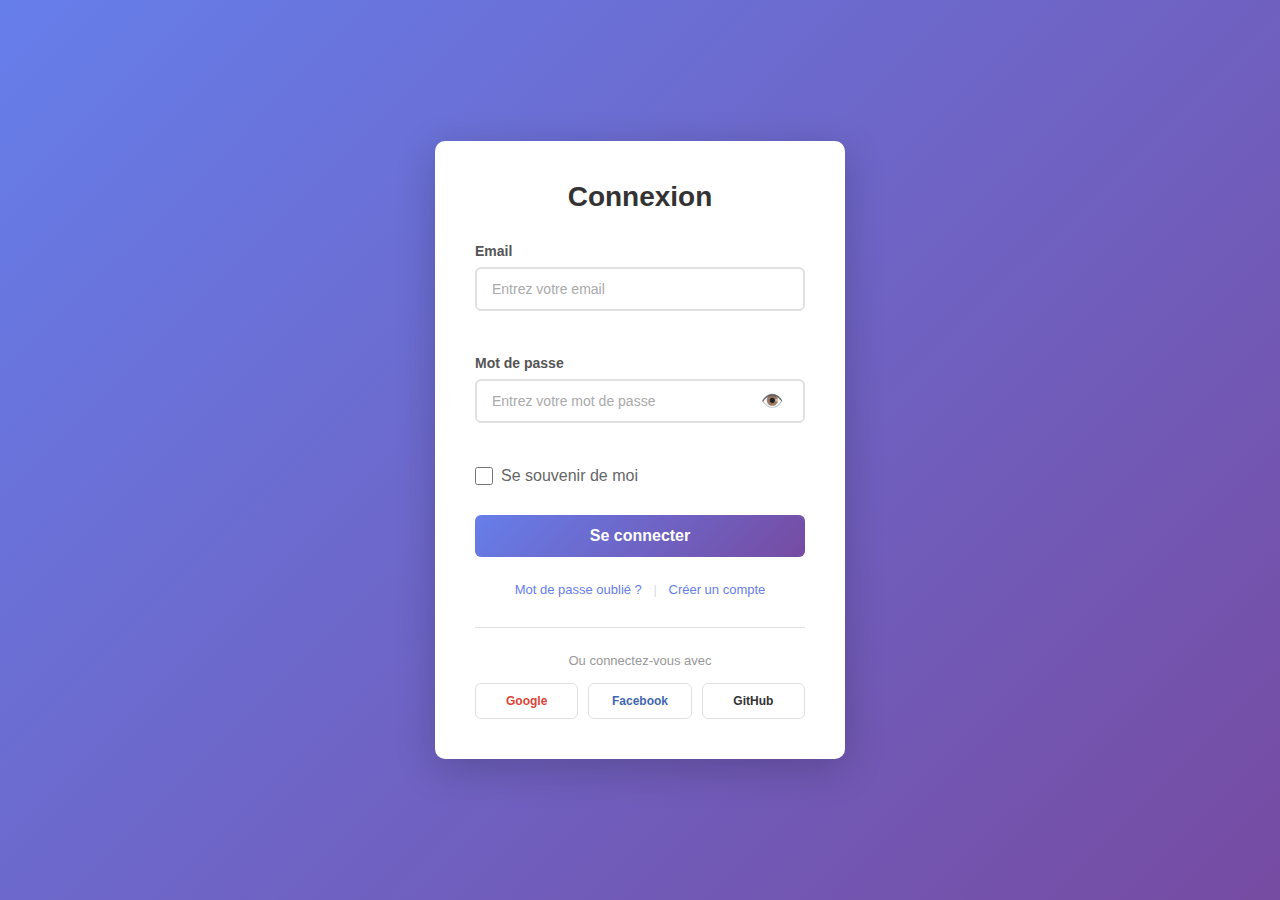
<file: front/index.html>
<!DOCTYPE html>
<html lang="fr">
<head>
    <meta charset="UTF-8">
    <meta name="viewport" content="width=device-width, initial-scale=1.0">
    <title>Connexion</title>
    <link rel="stylesheet" href="index.css">
</head>
<body>
    <div class="login-container">
        <div class="login-box">
            <h1 class="login-title">Connexion</h1>
            
            <form class="login-form" id="loginForm">
                <div class="form-group">
                    <label for="email" class="form-label">Email</label>
                    <input 
                        type="email" 
                        id="email" 
                        name="email" 
                        class="form-input" 
                        placeholder="Entrez votre email"
                        required
                    >
                    <span class="error-message" id="emailError"></span>
                </div>

                <div class="form-group">
                    <label for="password" class="form-label">Mot de passe</label>
                    <div class="password-wrapper">
                        <input 
                            type="password" 
                            id="password" 
                            name="password" 
                            class="form-input" 
                            placeholder="Entrez votre mot de passe"
                            required
                        >
                        <button type="button" class="toggle-password" id="togglePassword">
                            <span class="eye-icon">👁️</span>
                        </button>
                    </div>
                    <span class="error-message" id="passwordError"></span>
                </div>

                <div class="form-group checkbox">
                    <input type="checkbox" id="remember" name="remember">
                    <label for="remember" class="checkbox-label">Se souvenir de moi</label>
                </div>

                <button type="submit" class="login-button">Se connecter</button>
            </form>

            <div class="login-footer">
                <a href="#" class="footer-link">Mot de passe oublié ?</a>
                <span class="separator">|</span>
                <a href="#" class="footer-link">Créer un compte</a>
            </div>

            <div class="social-login">
                <p class="social-text">Ou connectez-vous avec</p>
                <div class="social-buttons">
                    <button class="social-button google">Google</button>
                    <button class="social-button facebook">Facebook</button>
                    <button class="social-button github">GitHub</button>
                </div>
            </div>
        </div>
    </div>

    <script src="index.js"></script>
</body>
</html>
</file>
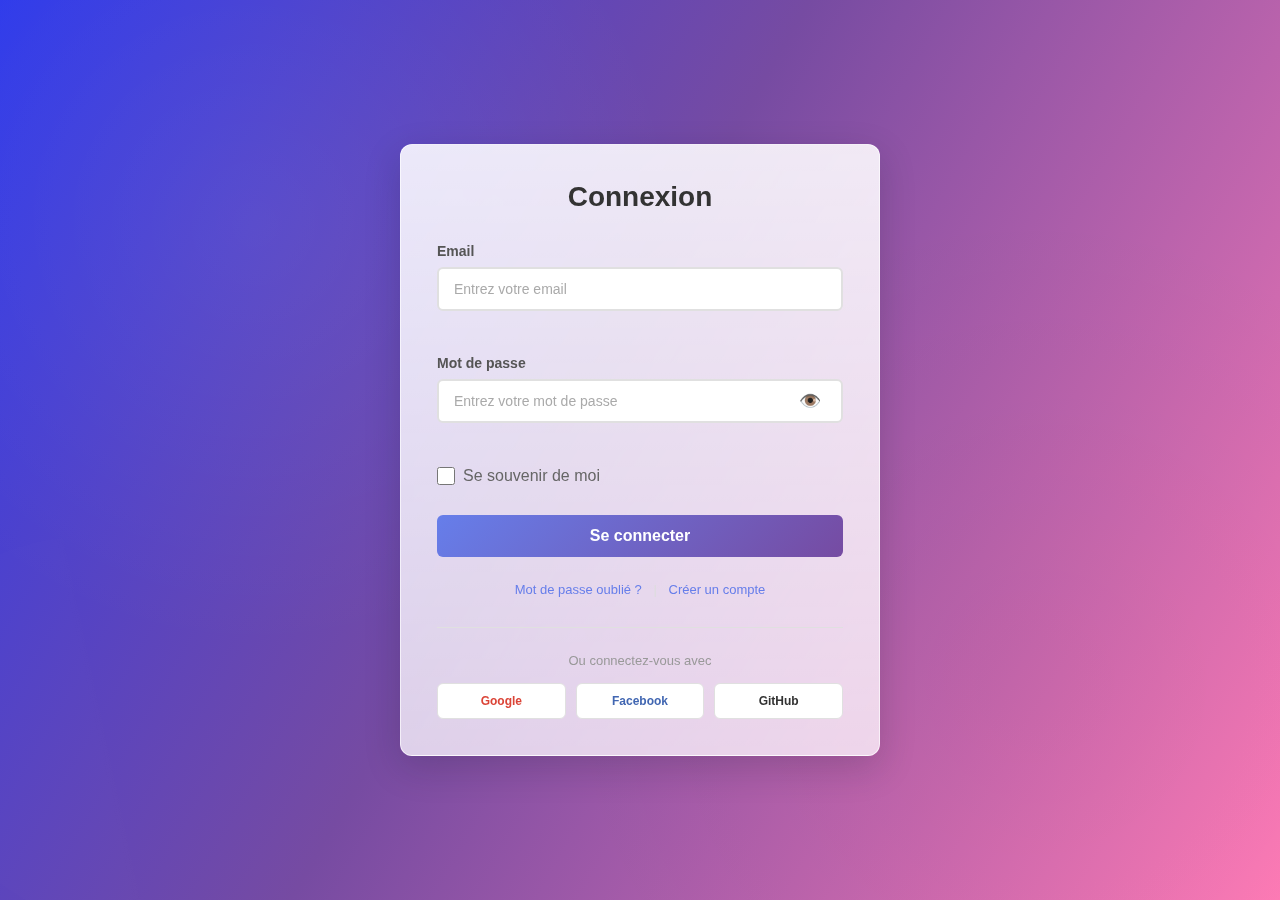
<file: front/connexion.html>
<!DOCTYPE html>
<html lang="fr">
<head>
    <meta charset="UTF-8">
    <meta name="viewport" content="width=device-width, initial-scale=1.0">
    <title>Connexion</title>
    <link rel="stylesheet" href="connexion.css">
</head>
<body>
    <!-- Decorative SVG shard (depth) -->
    <div class="bg-shard" aria-hidden="true">
        <svg width="100%" height="100%" viewBox="0 0 800 800" preserveAspectRatio="xMidYMid slice" xmlns="http://www.w3.org/2000/svg">
            <defs>
                <linearGradient id="g2" x1="0" x2="1">
                    <stop offset="0%" stop-color="#ffffff" stop-opacity="0.10" />
                    <stop offset="100%" stop-color="#ffffff" stop-opacity="0.02" />
                </linearGradient>
            </defs>
            <path d="M20 120 C160 20 340 -20 480 40 C620 100 760 160 740 360 C720 560 540 740 360 720 C180 700 40 500 20 360 Z" fill="url(#g2)"/>
        </svg>
    </div>

    <div class="login-container">
        <div class="login-box">
            <h1 class="login-title">Connexion</h1>
            
            <form class="login-form" id="loginForm">
                <div class="form-group">
                    <label for="email" class="form-label">Email</label>
                    <input 
                        type="email" 
                        id="email" 
                        name="email" 
                        class="form-input" 
                        placeholder="Entrez votre email"
                        required
                    >
                    <span class="error-message" id="emailError"></span>
                </div>

                <div class="form-group">
                    <label for="password" class="form-label">Mot de passe</label>
                    <div class="password-wrapper">
                        <input 
                            type="password" 
                            id="password" 
                            name="password" 
                            class="form-input" 
                            placeholder="Entrez votre mot de passe"
                            required
                        >
                        <button type="button" class="toggle-password" id="togglePassword">
                            <span class="eye-icon">👁️</span>
                        </button>
                    </div>
                    <span class="error-message" id="passwordError"></span>
                </div>

                <div class="form-group checkbox">
                    <input type="checkbox" id="remember" name="remember">
                    <label for="remember" class="checkbox-label">Se souvenir de moi</label>
                </div>

                <button type="submit" class="login-button">Se connecter</button>
            </form>

            <div class="login-footer">
                <a href="#" class="footer-link">Mot de passe oublié ?</a>
                <span class="separator">|</span>
                <a href="#" class="footer-link">Créer un compte</a>
            </div>

            <div class="social-login">
                <p class="social-text">Ou connectez-vous avec</p>
                <div class="social-buttons">
                    <button class="social-button google">Google</button>
                    <button class="social-button facebook">Facebook</button>
                    <button class="social-button github">GitHub</button>
                </div>
            </div>
        </div>
    </div>

    <script src="connexion.js"></script>
</body>
</html>
</file>
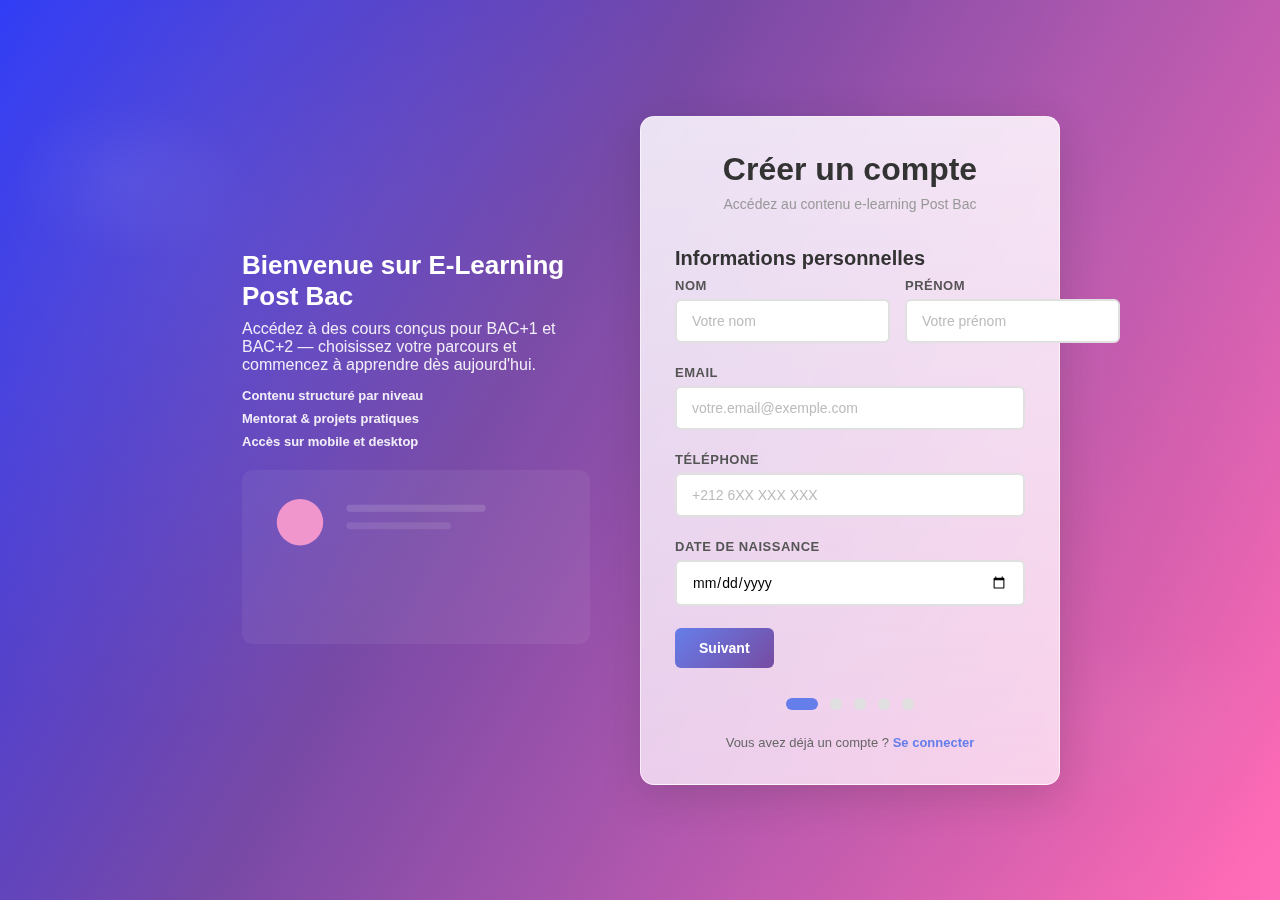
<file: front/inscription.html>
<!DOCTYPE html>
<html lang="fr">
<head>
    <meta charset="UTF-8">
    <meta name="viewport" content="width=device-width, initial-scale=1.0">
    <title>Inscription - E-Learning Post Bac</title>
    <link rel="stylesheet" href="inscription.css">
</head>
<body>
    <!-- Decorative SVG shard (depth) -->
    <div class="bg-shard" aria-hidden="true">
        <svg width="100%" height="100%" viewBox="0 0 800 800" preserveAspectRatio="xMidYMid slice" xmlns="http://www.w3.org/2000/svg">
            <defs>
                <linearGradient id="g1" x1="0" x2="1">
                    <stop offset="0%" stop-color="#ffffff" stop-opacity="0.12" />
                    <stop offset="100%" stop-color="#ffffff" stop-opacity="0.02" />
                </linearGradient>
            </defs>
            <path d="M0 200 C150 100 350 0 500 80 C650 160 820 220 800 420 C780 620 600 780 420 760 C240 740 80 520 0 420 Z" fill="url(#g1)"/>
        </svg>
    </div>

    <div class="inscription-container">
        <!-- Hero / illustration panel -->
        <aside class="hero-panel" aria-hidden="false">
            <div class="hero-content">
                <h2>Bienvenue sur E-Learning Post Bac</h2>
                <p>Accédez à des cours conçus pour BAC+1 et BAC+2 — choisissez votre parcours et commencez à apprendre dès aujourd'hui.</p>
                <ul class="hero-features">
                    <li>Contenu structuré par niveau</li>
                    <li>Mentorat & projets pratiques</li>
                    <li>Accès sur mobile et desktop</li>
                </ul>
            </div>
            <figure class="hero-illustration" aria-hidden="true">
                <!-- simple SVG illustration placeholder -->
                <svg width="100%" height="180" viewBox="0 0 600 300" xmlns="http://www.w3.org/2000/svg">
                    <g fill="none" fill-rule="evenodd">
                        <rect x="0" y="0" width="600" height="300" rx="18" fill="rgba(255,255,255,0.06)"/>
                        <g transform="translate(40,30)">
                            <circle cx="60" cy="60" r="40" fill="#ff9ccf" opacity="0.9"/>
                            <rect x="140" y="30" width="240" height="12" rx="6" fill="#fff" opacity="0.14"/>
                            <rect x="140" y="60" width="180" height="12" rx="6" fill="#fff" opacity="0.10"/>
                        </g>
                    </g>
                </svg>
            </figure>
        </aside>

        <div class="inscription-box">
            <div class="header">
                <h1 class="inscription-title">Créer un compte</h1>
                <p class="subtitle">Accédez au contenu e-learning Post Bac</p>
            </div>

            <form class="inscription-form" id="inscriptionForm">
                <!-- Étape 1 : Informations personnelles -->
                <div class="form-step active" id="step1">
                    <h2 class="step-title">Informations personnelles</h2>

                    <div class="form-row">
                        <div class="form-group">
                            <label for="nom" class="form-label">Nom</label>
                            <input 
                                type="text" 
                                id="nom" 
                                name="nom" 
                                class="form-input" 
                                placeholder="Votre nom"
                                required
                            >
                            <span class="error-message" id="nomError"></span>
                        </div>

                        <div class="form-group">
                            <label for="prenom" class="form-label">Prénom</label>
                            <input 
                                type="text" 
                                id="prenom" 
                                name="prenom" 
                                class="form-input" 
                                placeholder="Votre prénom"
                                required
                            >
                            <span class="error-message" id="prenomError"></span>
                        </div>
                    </div>

                    <div class="form-group">
                        <label for="email" class="form-label">Email</label>
                        <input 
                            type="email" 
                            id="email" 
                            name="email" 
                            class="form-input" 
                            placeholder="votre.email@exemple.com"
                            required
                        >
                        <span class="error-message" id="emailError"></span>
                    </div>

                    <div class="form-group">
                        <label for="telephone" class="form-label">Téléphone</label>
                        <input 
                            type="tel" 
                            id="telephone" 
                            name="telephone" 
                            class="form-input" 
                            placeholder="+212 6XX XXX XXX"
                        >
                        <span class="error-message" id="telephoneError"></span>
                    </div>

                    <div class="form-group">
                        <label for="dateNaissance" class="form-label">Date de naissance</label>
                        <input 
                            type="date" 
                            id="dateNaissance" 
                            name="dateNaissance" 
                            class="form-input"
                            required
                        >
                        <span class="error-message" id="dateError"></span>
                    </div>

                    <button type="button" class="btn-next" onclick="goToStep(2)">Suivant</button>
                </div>

                <!-- Étape 2 : Identifiants -->
                <div class="form-step" id="step2">
                    <h2 class="step-title">Créer votre identifiant</h2>

                    <div class="form-group">
                        <label for="username" class="form-label">Nom d'utilisateur</label>
                        <input 
                            type="text" 
                            id="username" 
                            name="username" 
                            class="form-input" 
                            placeholder="Choisir un nom d'utilisateur"
                            required
                        >
                        <span class="form-hint">3 à 20 caractères, lettres et chiffres uniquement</span>
                        <span class="error-message" id="usernameError"></span>
                    </div>

                    <div class="form-group">
                        <label for="password" class="form-label">Mot de passe</label>
                        <div class="password-wrapper">
                            <input 
                                type="password" 
                                id="password" 
                                name="password" 
                                class="form-input" 
                                placeholder="Créer un mot de passe sécurisé"
                                required
                            >
                            <button type="button" class="toggle-password" id="togglePassword">👁️</button>
                        </div>
                        <div class="password-strength">
                            <div class="strength-bar" id="strengthBar"></div>
                        </div>
                        <span class="form-hint">Au moins 8 caractères avec majuscules, minuscules et chiffres</span>
                        <span class="error-message" id="passwordError"></span>
                    </div>

                    <div class="form-group">
                        <label for="confirmPassword" class="form-label">Confirmer le mot de passe</label>
                        <div class="password-wrapper">
                            <input 
                                type="password" 
                                id="confirmPassword" 
                                name="confirmPassword" 
                                class="form-input" 
                                placeholder="Confirmer votre mot de passe"
                                required
                            >
                            <button type="button" class="toggle-password" id="toggleConfirmPassword">👁️</button>
                        </div>
                        <span class="error-message" id="confirmPasswordError"></span>
                    </div>

                    <div class="form-buttons">
                        <button type="button" class="btn-back" onclick="goToStep(1)">Retour</button>
                        <button type="button" class="btn-next" onclick="goToStep(3)">Suivant</button>
                    </div>
                </div>

                <!-- Étape 3 : Sélection du niveau -->
                <div class="form-step" id="step3">
                    <h2 class="step-title">Sélectionnez votre niveau</h2>
                    <p class="step-subtitle">Choisissez le niveau qui correspond à votre cursus</p>

                    <div class="niveau-selection">
                        <div class="niveau-card" onclick="selectNiveau('BAC+1')">
                            <div class="niveau-icon">🎓</div>
                            <h3>BAC+1</h3>
                            <p>Licence 1ère année</p>
                            <ul class="niveau-features">
                                <li>Cours fondamentaux</li>
                                <li>Matières générales</li>
                                <li>Ateliers pratiques</li>
                                <li>Support pédagogique</li>
                            </ul>
                            <input type="radio" name="niveau" value="BAC+1" style="display: none;">
                        </div>

                        <div class="niveau-card" onclick="selectNiveau('BAC+2')">
                            <div class="niveau-icon">📚</div>
                            <h3>BAC+2</h3>
                            <p>Licence 2ème année</p>
                            <ul class="niveau-features">
                                <li>Cours spécialisés</li>
                                <li>Projets avancés</li>
                                <li>Cas d'études réels</li>
                                <li>Mentorat expert</li>
                            </ul>
                            <input type="radio" name="niveau" value="BAC+2" style="display: none;">
                        </div>
                    </div>

                    <div id="niveauError" class="error-message" style="text-align: center; margin-top: 15px;"></div>

                    <div class="form-buttons">
                        <button type="button" class="btn-back" onclick="goToStep(2)">Retour</button>
                        <button type="button" class="btn-next" onclick="goToStep(4)">Suivant</button>
                    </div>
                </div>

                <!-- Étape 4 : Sélection de la branche et spécialité -->
                <div class="form-step" id="step4">
                    <h2 class="step-title">Sélectionnez votre branche</h2>
                    <p class="step-subtitle">Choisissez votre filière d'études</p>

                    <div class="branche-selection">
                        <div class="branche-card" onclick="selectBranche('science')">
                            <div class="branche-icon">🔬</div>
                            <h3>Sciences</h3>
                            <p>Branches scientifiques</p>
                            <input type="radio" name="branche" value="science" style="display: none;">
                        </div>

                        <div class="branche-card" onclick="selectBranche('litteraire')">
                            <div class="branche-icon">📖</div>
                            <h3>Littéraire</h3>
                            <p>Branches littéraires</p>
                            <input type="radio" name="branche" value="litteraire" style="display: none;">
                        </div>
                    </div>

                    <div id="brancheError" class="error-message" style="text-align: center; margin-top: 15px;"></div>

                    <!-- Spécialités Science -->
                    <div id="specialites-science" class="specialites-container" style="display: none;">
                        <h3 class="specialites-title">Sélectionnez votre spécialité</h3>
                        <div class="specialites-grid">
                            <div class="specialite-item" onclick="selectSpecialite('Sciences Mathématiques A', 'science')">
                                <div class="specialite-icon">📐</div>
                                <div class="specialite-name">Sciences Mathématiques A</div>
                            </div>
                            <div class="specialite-item" onclick="selectSpecialite('Sciences Mathématiques B', 'science')">
                                <div class="specialite-icon">📐</div>
                                <div class="specialite-name">Sciences Mathématiques B</div>
                            </div>
                            <div class="specialite-item" onclick="selectSpecialite('Sciences Physiques', 'science')">
                                <div class="specialite-icon">⚛️</div>
                                <div class="specialite-name">Sciences Physiques</div>
                            </div>
                            <div class="specialite-item" onclick="selectSpecialite('Sciences de la Vie et de la Terre', 'science')">
                                <div class="specialite-icon">🌍</div>
                                <div class="specialite-name">SVT</div>
                            </div>
                        </div>
                    </div>

                    <!-- Spécialités Littéraire -->
                    <div id="specialites-litteraire" class="specialites-container" style="display: none;">
                        <h3 class="specialites-title">Sélectionnez votre spécialité</h3>
                        <div class="specialites-grid">
                            <div class="specialite-item" onclick="selectSpecialite('Lettres et Sciences Humaines', 'litteraire')">
                                <div class="specialite-icon">📚</div>
                                <div class="specialite-name">Lettres & Sciences Humaines</div>
                            </div>
                            <div class="specialite-item" onclick="selectSpecialite('Lettres', 'litteraire')">
                                <div class="specialite-icon">✒️</div>
                                <div class="specialite-name">Lettres</div>
                            </div>
                            <div class="specialite-item" onclick="selectSpecialite('Sciences Humaines', 'litteraire')">
                                <div class="specialite-icon">👥</div>
                                <div class="specialite-name">Sciences Humaines</div>
                            </div>
                            <div class="specialite-item" onclick="selectSpecialite('Sciences Économiques', 'litteraire')">
                                <div class="specialite-icon">💼</div>
                                <div class="specialite-name">Sciences Économiques</div>
                            </div>
                            <div class="specialite-item" onclick="selectSpecialite('Sciences de Gestion Comptable', 'litteraire')">
                                <div class="specialite-icon">📊</div>
                                <div class="specialite-name">Gestion Comptable</div>
                            </div>
                            <div class="specialite-item" onclick="selectSpecialite('Sciences de la Chariaa', 'litteraire')">
                                <div class="specialite-icon">📜</div>
                                <div class="specialite-name">Sciences de la Chariaa</div>
                            </div>
                            <div class="specialite-item" onclick="selectSpecialite('Langue Arabe', 'litteraire')">
                                <div class="specialite-icon">🅰️</div>
                                <div class="specialite-name">Langue Arabe</div>
                            </div>
                        </div>
                    </div>

                    <div id="specialiteError" class="error-message" style="text-align: center; margin-top: 15px;"></div>

                    <div class="form-buttons">
                        <button type="button" class="btn-back" onclick="goToStep(3)">Retour</button>
                        <button type="button" class="btn-next" onclick="goToStep(5)">Suivant</button>
                    </div>
                </div>

                <!-- Étape 5 : Conditions et confirmation -->
                <div class="form-step" id="step5">
                    <h2 class="step-title">Conditions et confirmation</h2>

                    <div class="terms-box">
                        <h3>📋 Conditions d'utilisation</h3>
                        <p>
                            En créant un compte, vous acceptez nos conditions d'utilisation et notre politique de confidentialité. 
                            Vous vous engagez à utiliser la plateforme de manière responsable et légale.
                        </p>
                    </div>

                    <div class="form-group checkbox">
                        <input type="checkbox" id="terms" name="terms" required>
                        <label for="terms" class="checkbox-label">
                            J'accepte les conditions d'utilisation et la politique de confidentialité
                        </label>
                        <span class="error-message" id="termsError"></span>
                    </div>

                    <div class="form-group checkbox">
                        <input type="checkbox" id="newsletter" name="newsletter">
                        <label for="newsletter" class="checkbox-label">
                            Je souhaite recevoir des mises à jour et des offres spéciales
                        </label>
                    </div>

                    <div class="resume-section">
                        <h3>📝 Récapitulatif</h3>
                        <div class="resume-item">
                            <span class="resume-label">Nom :</span>
                            <span class="resume-value" id="resumeNom"></span>
                        </div>
                        <div class="resume-item">
                            <span class="resume-label">Email :</span>
                            <span class="resume-value" id="resumeEmail"></span>
                        </div>
                        <div class="resume-item">
                            <span class="resume-label">Niveau :</span>
                            <span class="resume-value" id="resumeNiveau"></span>
                        </div>
                        <div class="resume-item">
                            <span class="resume-label">Branche :</span>
                            <span class="resume-value" id="resumeBranche"></span>
                        </div>
                        <div class="resume-item">
                            <span class="resume-label">Spécialité :</span>
                            <span class="resume-value" id="resumeSpecialite"></span>
                        </div>
                    </div>

                    <div class="form-buttons">
                        <button type="button" class="btn-back" onclick="goToStep(4)">Retour</button>
                        <button type="submit" class="btn-submit">Créer mon compte</button>
                    </div>
                </div>
            </form>

            <div class="step-indicator">
                <div class="step-dot active" data-step="1"></div>
                <div class="step-dot" data-step="2"></div>
                <div class="step-dot" data-step="3"></div>
                <div class="step-dot" data-step="4"></div>
                <div class="step-dot" data-step="5"></div>
            </div>

            <p class="login-redirect">
                Vous avez déjà un compte ? <a href="connexion.html">Se connecter</a>
            </p>
        </div>
    </div>

    <script src="inscription.js"></script>
</body>
</html>
</file>
<file: front/index.css>
* {
    margin: 0;
    padding: 0;
    box-sizing: border-box;
}

body {
    font-family: 'Segoe UI', Tahoma, Geneva, Verdana, sans-serif;
    background: linear-gradient(135deg, #667eea 0%, #764ba2 100%);
    min-height: 100vh;
    display: flex;
    justify-content: center;
    align-items: center;
}

.login-container {
    width: 100%;
    max-width: 450px;
    padding: 20px;
}

.login-box {
    background: white;
    border-radius: 10px;
    box-shadow: 0 10px 40px rgba(0, 0, 0, 0.2);
    padding: 40px;
    animation: slideIn 0.5s ease-out;
}

@keyframes slideIn {
    from {
        opacity: 0;
        transform: translateY(-20px);
    }
    to {
        opacity: 1;
        transform: translateY(0);
    }
}

.login-title {
    text-align: center;
    color: #333;
    font-size: 28px;
    margin-bottom: 30px;
    font-weight: 600;
}

.login-form {
    display: flex;
    flex-direction: column;
    gap: 20px;
}

.form-group {
    display: flex;
    flex-direction: column;
    gap: 8px;
}

.form-label {
    color: #555;
    font-weight: 600;
    font-size: 14px;
}

.form-input {
    padding: 12px 15px;
    border: 2px solid #e0e0e0;
    border-radius: 6px;
    font-size: 14px;
    transition: all 0.3s ease;
    font-family: inherit;
}

.form-input:focus {
    outline: none;
    border-color: #667eea;
    box-shadow: 0 0 0 3px rgba(102, 126, 234, 0.1);
}

.form-input::placeholder {
    color: #aaa;
}

.password-wrapper {
    position: relative;
    display: flex;
    align-items: center;
}

.password-wrapper .form-input {
    width: 100%;
    padding-right: 45px;
}

.toggle-password {
    position: absolute;
    right: 12px;
    background: none;
    border: none;
    cursor: pointer;
    font-size: 18px;
    padding: 5px 10px;
    color: #667eea;
    transition: transform 0.2s ease;
}

.toggle-password:hover {
    transform: scale(1.1);
}

.error-message {
    color: #e74c3c;
    font-size: 12px;
    min-height: 16px;
}

.checkbox {
    flex-direction: row;
    align-items: center;
    gap: 8px;
}

#remember {
    width: 18px;
    height: 18px;
    cursor: pointer;
    accent-color: #667eea;
}

.checkbox-label {
    font-weight: 400;
    color: #666;
    cursor: pointer;
}

.login-button {
    padding: 12px;
    background: linear-gradient(135deg, #667eea 0%, #764ba2 100%);
    color: white;
    border: none;
    border-radius: 6px;
    font-size: 16px;
    font-weight: 600;
    cursor: pointer;
    transition: all 0.3s ease;
    margin-top: 10px;
}

.login-button:hover {
    transform: translateY(-2px);
    box-shadow: 0 5px 20px rgba(102, 126, 234, 0.4);
}

.login-button:active {
    transform: translateY(0);
}

.login-footer {
    text-align: center;
    margin: 25px 0;
    color: #666;
    font-size: 13px;
}

.footer-link {
    color: #667eea;
    text-decoration: none;
    font-weight: 500;
    transition: color 0.3s ease;
}

.footer-link:hover {
    color: #764ba2;
    text-decoration: underline;
}

.separator {
    margin: 0 8px;
    color: #ddd;
}

.social-login {
    margin-top: 30px;
    padding-top: 25px;
    border-top: 1px solid #e0e0e0;
}

.social-text {
    text-align: center;
    color: #999;
    font-size: 13px;
    margin-bottom: 15px;
}

.social-buttons {
    display: grid;
    grid-template-columns: repeat(3, 1fr);
    gap: 10px;
}

.social-button {
    padding: 10px;
    border: 1.5px solid #e0e0e0;
    background: white;
    border-radius: 6px;
    font-size: 12px;
    font-weight: 600;
    cursor: pointer;
    transition: all 0.3s ease;
    color: #555;
}

.social-button:hover {
    border-color: #667eea;
    background: #f8f9ff;
    transform: translateY(-2px);
}

.social-button.google {
    color: #db4437;
}

.social-button.facebook {
    color: #4267b2;
}

.social-button.github {
    color: #333;
}

/* Responsive */
@media (max-width: 600px) {
    .login-box {
        padding: 30px 20px;
    }

    .login-title {
        font-size: 24px;
        margin-bottom: 25px;
    }

    .social-buttons {
        grid-template-columns: 1fr;
    }
}

/* Animation de chargement */
.login-button:disabled {
    opacity: 0.7;
    cursor: not-allowed;
}
</file>
<file: front/connexion.css>
* {
    margin: 0;
    padding: 0;
    box-sizing: border-box;
}

body {
    font-family: 'Inter', 'Segoe UI', Tahoma, Geneva, Verdana, sans-serif;
    min-height: 100vh;
    display: flex;
    justify-content: center;
    align-items: center;
    padding: 24px;
    position: relative;
    overflow: hidden;
}

body::before {
    content: '';
    position: fixed;
    inset: 0;
    background: linear-gradient(120deg, #2e3aeb 0%, #764ba2 45%, #ff7bb6 100%);
    z-index: -3;
}

body::after {
    content: '';
    position: fixed;
    inset: 0;
    background-image: radial-gradient(circle at 20% 25%, rgba(255,255,255,0.06) 0, transparent 35%), radial-gradient(circle at 80% 75%, rgba(0,0,0,0.03) 0, transparent 40%);
    z-index: -2;
    animation: subtleFloat 20s ease-in-out infinite;
}

@keyframes subtleFloat { 0%{transform:translateY(0)}50%{transform:translateY(-28px)}100%{transform:translateY(0)} }

.login-container { width: 100%; max-width: 520px; padding: 20px; }

/* shard decoration */
.bg-shard { position: fixed; left: -8%; bottom: -8%; width: 50vmin; height: 50vmin; opacity: 0.06; z-index: -1; transform: rotate(-12deg); pointer-events:none }

.login-box {
    background: linear-gradient(180deg, rgba(255,255,255,0.88), rgba(255,255,255,0.74));
    backdrop-filter: blur(6px) saturate(115%);
    -webkit-backdrop-filter: blur(6px) saturate(115%);
    border: 1px solid rgba(255,255,255,0.65);
    border-radius: 12px;
    box-shadow: 0 12px 36px rgba(16, 24, 40, 0.18);
    padding: 36px;
    animation: slideIn 0.5s ease-out;
}

@keyframes slideIn {
    from {
        opacity: 0;
        transform: translateY(-20px);
    }
    to {
        opacity: 1;
        transform: translateY(0);
    }
}

.login-title {
    text-align: center;
    color: #333;
    font-size: 28px;
    margin-bottom: 30px;
    font-weight: 600;
}

.login-form {
    display: flex;
    flex-direction: column;
    gap: 20px;
}

.form-group {
    display: flex;
    flex-direction: column;
    gap: 8px;
}

.form-label {
    color: #555;
    font-weight: 600;
    font-size: 14px;
}

.form-input {
    padding: 12px 15px;
    border: 2px solid #e0e0e0;
    border-radius: 6px;
    font-size: 14px;
    transition: all 0.3s ease;
    font-family: inherit;
}

.form-input:focus {
    outline: none;
    border-color: #667eea;
    box-shadow: 0 0 0 3px rgba(102, 126, 234, 0.1);
}

.form-input::placeholder {
    color: #aaa;
}

.password-wrapper {
    position: relative;
    display: flex;
    align-items: center;
}

.password-wrapper .form-input {
    width: 100%;
    padding-right: 45px;
}

.toggle-password {
    position: absolute;
    right: 12px;
    background: none;
    border: none;
    cursor: pointer;
    font-size: 18px;
    padding: 5px 10px;
    color: #667eea;
    transition: transform 0.2s ease;
}

.toggle-password:hover {
    transform: scale(1.1);
}

.error-message {
    color: #e74c3c;
    font-size: 12px;
    min-height: 16px;
}

.checkbox {
    flex-direction: row;
    align-items: center;
    gap: 8px;
}

#remember {
    width: 18px;
    height: 18px;
    cursor: pointer;
    accent-color: #667eea;
}

.checkbox-label {
    font-weight: 400;
    color: #666;
    cursor: pointer;
}

.login-button {
    padding: 12px;
    background: linear-gradient(135deg, #667eea 0%, #764ba2 100%);
    color: white;
    border: none;
    border-radius: 6px;
    font-size: 16px;
    font-weight: 600;
    cursor: pointer;
    transition: all 0.3s ease;
    margin-top: 10px;
}

.login-button:hover {
    transform: translateY(-2px);
    box-shadow: 0 5px 20px rgba(102, 126, 234, 0.4);
}

.login-button:active {
    transform: translateY(0);
}

.login-footer {
    text-align: center;
    margin: 25px 0;
    color: #666;
    font-size: 13px;
}

.footer-link {
    color: #667eea;
    text-decoration: none;
    font-weight: 500;
    transition: color 0.3s ease;
}

.footer-link:hover {
    color: #764ba2;
    text-decoration: underline;
}

.separator {
    margin: 0 8px;
    color: #ddd;
}

.social-login {
    margin-top: 30px;
    padding-top: 25px;
    border-top: 1px solid #e0e0e0;
}

.social-text {
    text-align: center;
    color: #999;
    font-size: 13px;
    margin-bottom: 15px;
}

.social-buttons {
    display: grid;
    grid-template-columns: repeat(3, 1fr);
    gap: 10px;
}

.social-button {
    padding: 10px;
    border: 1.5px solid #e0e0e0;
    background: white;
    border-radius: 6px;
    font-size: 12px;
    font-weight: 600;
    cursor: pointer;
    transition: all 0.3s ease;
    color: #555;
}

.social-button:hover {
    border-color: #667eea;
    background: #f8f9ff;
    transform: translateY(-2px);
}

.social-button.google {
    color: #db4437;
}

.social-button.facebook {
    color: #4267b2;
}

.social-button.github {
    color: #333;
}

/* Responsive */
@media (max-width: 600px) {
    .login-box {
        padding: 30px 20px;
    }

    .login-title {
        font-size: 24px;
        margin-bottom: 25px;
    }

    .social-buttons {
        grid-template-columns: 1fr;
    }
}

/* Animation de chargement */
.login-button:disabled {
    opacity: 0.7;
    cursor: not-allowed;
}
</file>
<file: front/inscription.css>
* {
    margin: 0;
    padding: 0;
    box-sizing: border-box;
}

/* Typographie globale */
body {
    font-family: 'Inter', 'Segoe UI', Tahoma, Geneva, Verdana, sans-serif;
    min-height: 100vh;
    display: flex;
    justify-content: center;
    align-items: center;
    padding: 24px;
    position: relative;
    overflow: hidden;
    color: #222;
}

/* Layered animated gradient + soft particles */
body::before {
    content: '';
    position: fixed;
    inset: 0;
    background: radial-gradient(60% 60% at 10% 20%, rgba(255,255,255,0.06), transparent 15%),
                radial-gradient(50% 50% at 90% 80%, rgba(255,255,255,0.04), transparent 20%),
                linear-gradient(120deg, #2e3aeb 0%, #764ba2 40%, #ff6fb5 100%);
    z-index: -3;
    filter: saturate(1.05) contrast(1.02);
}

body::after {
    content: '';
    position: fixed;
    inset: 0;
    background-image:
        radial-gradient(circle at 15% 25%, rgba(255,255,255,0.06) 0, transparent 40%),
        radial-gradient(circle at 80% 70%, rgba(0,0,0,0.04) 0, transparent 35%);
    z-index: -2;
    animation: subtleFloat 18s ease-in-out infinite;
    pointer-events: none;
}

@keyframes subtleFloat {
    0% { transform: translateY(0px) translateX(0px); }
    50% { transform: translateY(-30px) translateX(12px); }
    100% { transform: translateY(0px) translateX(0px); }
}

/* Decorative SVG shard for depth */
.bg-shard {
    position: fixed;
    right: -10%;
    top: -10%;
    width: 60vmin;
    height: 60vmin;
    opacity: 0.08;
    z-index: -1;
    transform: rotate(18deg);
    pointer-events: none;
}

.inscription-container {
    width: 100%;
    max-width: 840px;
    display: grid;
    grid-template-columns: 1fr 420px;
    gap: 28px;
    align-items: center;
}

/* Responsive: single column on small screens */
@media (max-width: 900px) {
    .inscription-container { grid-template-columns: 1fr; max-width: 640px; }
}

.inscription-box {
    background: linear-gradient(180deg, rgba(255,255,255,0.85), rgba(255,255,255,0.72));
    backdrop-filter: blur(8px) saturate(120%);
    -webkit-backdrop-filter: blur(8px) saturate(120%);
    border: 1px solid rgba(255,255,255,0.6);
    border-radius: 14px;
    box-shadow: 0 10px 40px rgba(33, 33, 33, 0.18);
    padding: 34px;
    animation: slideIn 0.5s ease-out;
    position: relative;
}

@keyframes slideIn {
    from {
        opacity: 0;
        transform: translateY(-30px);
    }
    to {
        opacity: 1;
        transform: translateY(0);
    }
}

.header {
    text-align: center;
    margin-bottom: 35px;
}

.inscription-title {
    color: #333;
    font-size: 32px;
    margin-bottom: 8px;
    font-weight: 700;
}

.subtitle {
    color: #999;
    font-size: 14px;
}

/* Étapes du formulaire */
.form-step {
    display: none;
    animation: fadeIn 0.3s ease-in;
}

.form-step.active {
    display: block;
}

@keyframes fadeIn {
    from {
        opacity: 0;
    }
    to {
        opacity: 1;
    }
}

/* Hero panel */
.hero-panel {
    padding: 28px 22px;
    color: #fff;
}

.hero-content h2 {
    font-size: 26px;
    margin-bottom: 8px;
    color: #fff;
}

.hero-content p { color: rgba(255,255,255,0.9); margin-bottom: 14px; }

.hero-features { list-style: none; color: rgba(255,255,255,0.9); margin-left: 0; padding-left: 0; }
.hero-features li { margin-bottom: 8px; font-weight: 600; font-size: 13px; }

.hero-illustration { margin-top: 18px; }

/* Make form box stand out on top of the colorful background */
.inscription-box::before {
    content: '';
    position: absolute;
    inset: 0;
    border-radius: 14px;
    pointer-events: none;
}

/* Respect reduced motion preferences */
@media (prefers-reduced-motion: reduce) {
    * { animation-duration: 0.001ms !important; animation-iteration-count: 1 !important; transition-duration: 0.001ms !important; }
}

.step-title {
    color: #333;
    font-size: 20px;
    margin-bottom: 8px;
    font-weight: 600;
}

.step-subtitle {
    color: #999;
    font-size: 14px;
    margin-bottom: 25px;
}

/* Formulaire */
.inscription-form {
    display: flex;
    flex-direction: column;
    gap: 15px;
}

.form-row {
    display: grid;
    grid-template-columns: 1fr 1fr;
    gap: 15px;
}

.form-group {
    display: flex;
    flex-direction: column;
    gap: 6px;
}

.form-label {
    color: #555;
    font-weight: 600;
    font-size: 13px;
    text-transform: uppercase;
    letter-spacing: 0.5px;
}

.form-input {
    padding: 12px 15px;
    border: 2px solid #e0e0e0;
    border-radius: 6px;
    font-size: 14px;
    transition: all 0.3s ease;
    font-family: inherit;
}

.form-input:focus {
    outline: none;
    border-color: #667eea;
    box-shadow: 0 0 0 3px rgba(102, 126, 234, 0.1);
}

.form-input::placeholder {
    color: #bbb;
}

.form-hint {
    color: #999;
    font-size: 12px;
    margin-top: -3px;
}

.error-message {
    color: #e74c3c;
    font-size: 12px;
    min-height: 16px;
}

/* Mot de passe */
.password-wrapper {
    position: relative;
    display: flex;
    align-items: center;
}

.password-wrapper .form-input {
    width: 100%;
    padding-right: 45px;
}

.toggle-password {
    position: absolute;
    right: 12px;
    background: none;
    border: none;
    cursor: pointer;
    font-size: 18px;
    padding: 5px 10px;
    color: #667eea;
    transition: transform 0.2s ease;
}

.toggle-password:hover {
    transform: scale(1.15);
}

/* Indicateur de force du mot de passe */
.password-strength {
    height: 4px;
    background: #e0e0e0;
    border-radius: 3px;
    overflow: hidden;
    margin-top: 5px;
}

.strength-bar {
    height: 100%;
    width: 0%;
    background: #e74c3c;
    transition: all 0.3s ease;
}

.strength-bar.weak {
    width: 33.33%;
    background: #e74c3c;
}

.strength-bar.medium {
    width: 66.66%;
    background: #f39c12;
}

.strength-bar.strong {
    width: 100%;
    background: #27ae60;
}

/* Sélection du niveau */
.niveau-selection {
    display: grid;
    grid-template-columns: 1fr 1fr;
    gap: 20px;
    margin: 25px 0;
}

.niveau-card {
    border: 2px solid #e0e0e0;
    border-radius: 10px;
    padding: 25px;
    text-align: center;
    cursor: pointer;
    transition: all 0.3s ease;
    background: #f9f9f9;
}

.niveau-card:hover {
    border-color: #667eea;
    transform: translateY(-5px);
    box-shadow: 0 10px 25px rgba(102, 126, 234, 0.15);
}

.niveau-card.selected {
    border-color: #667eea;
    background: #f0f4ff;
    box-shadow: 0 10px 25px rgba(102, 126, 234, 0.2);
}

.niveau-icon {
    font-size: 48px;
    margin-bottom: 12px;
}

.niveau-card h3 {
    color: #333;
    font-size: 20px;
    margin-bottom: 4px;
}

.niveau-card p {
    color: #999;
    font-size: 13px;
    margin-bottom: 15px;
}

.niveau-features {
    list-style: none;
    text-align: left;
    font-size: 12px;
    color: #666;
}

.niveau-features li {
    padding: 5px 0;
    padding-left: 20px;
    position: relative;
}

.niveau-features li:before {
    content: "✓";
    position: absolute;
    left: 0;
    color: #27ae60;
    font-weight: bold;
}

/* Sélection de branche */
.branche-selection {
    display: grid;
    grid-template-columns: 1fr 1fr;
    gap: 20px;
    margin: 25px 0;
}

.branche-card {
    border: 2px solid #e0e0e0;
    border-radius: 10px;
    padding: 30px 25px;
    text-align: center;
    cursor: pointer;
    transition: all 0.3s ease;
    background: #f9f9f9;
}

.branche-card:hover {
    border-color: #667eea;
    transform: translateY(-5px);
    box-shadow: 0 10px 25px rgba(102, 126, 234, 0.15);
}

.branche-card.selected {
    border-color: #667eea;
    background: #f0f4ff;
    box-shadow: 0 10px 25px rgba(102, 126, 234, 0.2);
}

.branche-icon {
    font-size: 48px;
    margin-bottom: 15px;
}

.branche-card h3 {
    color: #333;
    font-size: 24px;
    margin-bottom: 6px;
    font-weight: 600;
}

.branche-card p {
    color: #999;
    font-size: 13px;
}

/* Spécialités */
.specialites-container {
    margin: 25px 0;
    animation: fadeIn 0.3s ease-in;
}

.specialites-title {
    color: #333;
    font-size: 16px;
    margin-bottom: 15px;
    font-weight: 600;
}

.specialites-grid {
    display: grid;
    grid-template-columns: repeat(2, 1fr);
    gap: 12px;
}

.specialite-item {
    border: 2px solid #e0e0e0;
    border-radius: 8px;
    padding: 15px;
    text-align: center;
    cursor: pointer;
    transition: all 0.3s ease;
    background: #f9f9f9;
}

.specialite-item:hover {
    border-color: #667eea;
    background: #f0f4ff;
    transform: translateY(-3px);
}

.specialite-item.selected {
    border-color: #667eea;
    background: #f0f4ff;
    box-shadow: 0 5px 15px rgba(102, 126, 234, 0.15);
}

.specialite-icon {
    font-size: 32px;
    margin-bottom: 8px;
}

.specialite-name {
    color: #333;
    font-size: 13px;
    font-weight: 600;
    line-height: 1.4;
}

@media (max-width: 600px) {
    .specialites-grid {
        grid-template-columns: 1fr;
    }
}

/* Conditions */
.terms-box {
    background: #f9f9f9;
    border: 1px solid #e0e0e0;
    border-radius: 6px;
    padding: 15px;
    margin-bottom: 20px;
}

.terms-box h3 {
    color: #333;
    font-size: 14px;
    margin-bottom: 8px;
}

.terms-box p {
    color: #666;
    font-size: 13px;
    line-height: 1.5;
}

.checkbox {
    flex-direction: row;
    align-items: flex-start;
    gap: 10px;
    margin: 12px 0;
}

.checkbox input[type="checkbox"] {
    width: 18px;
    height: 18px;
    cursor: pointer;
    margin-top: 2px;
    accent-color: #667eea;
    flex-shrink: 0;
}

.checkbox-label {
    font-weight: 400;
    color: #666;
    cursor: pointer;
    font-size: 14px;
    line-height: 1.4;
}

/* Récapitulatif */
.resume-section {
    background: #f0f4ff;
    border-left: 4px solid #667eea;
    border-radius: 6px;
    padding: 15px;
    margin: 20px 0;
}

.resume-section h3 {
    color: #333;
    font-size: 14px;
    margin-bottom: 12px;
}

.resume-item {
    display: flex;
    justify-content: space-between;
    padding: 8px 0;
    border-bottom: 1px solid #e0e0e0;
    font-size: 13px;
}

.resume-item:last-child {
    border-bottom: none;
}

.resume-label {
    color: #666;
    font-weight: 600;
}

.resume-value {
    color: #333;
    font-weight: 500;
}

/* Boutons */
.form-buttons {
    display: flex;
    gap: 12px;
    margin-top: 25px;
}

.btn-back,
.btn-next,
.btn-submit {
    padding: 12px 24px;
    border: none;
    border-radius: 6px;
    font-size: 14px;
    font-weight: 600;
    cursor: pointer;
    transition: all 0.3s ease;
    flex: 1;
    font-family: inherit;
}

.btn-back {
    background: #f0f0f0;
    color: #333;
    border: 1px solid #e0e0e0;
}

.btn-back:hover {
    background: #e0e0e0;
}

.btn-next,
.btn-submit {
    background: linear-gradient(135deg, #667eea 0%, #764ba2 100%);
    color: white;
}

.btn-next:hover,
.btn-submit:hover {
    transform: translateY(-2px);
    box-shadow: 0 8px 20px rgba(102, 126, 234, 0.3);
}

.btn-next:active,
.btn-submit:active {
    transform: translateY(0);
}

.btn-next:disabled,
.btn-submit:disabled {
    opacity: 0.6;
    cursor: not-allowed;
}

/* Indicateur d'étapes */
.step-indicator {
    display: flex;
    justify-content: center;
    gap: 12px;
    margin-top: 30px;
}

.step-dot {
    width: 12px;
    height: 12px;
    border-radius: 50%;
    background: #e0e0e0;
    cursor: pointer;
    transition: all 0.3s ease;
}

.step-dot.active {
    background: #667eea;
    width: 32px;
    border-radius: 6px;
}

.step-dot:hover {
    background: #667eea;
}

/* Redirection vers connexion */
.login-redirect {
    text-align: center;
    color: #666;
    font-size: 13px;
    margin-top: 25px;
}

.login-redirect a {
    color: #667eea;
    text-decoration: none;
    font-weight: 600;
    transition: color 0.3s ease;
}

.login-redirect a:hover {
    color: #764ba2;
    text-decoration: underline;
}

/* Responsive */
@media (max-width: 600px) {
    .inscription-box {
        padding: 25px;
    }

    .inscription-title {
        font-size: 24px;
    }

    .form-row {
        grid-template-columns: 1fr;
    }

    .niveau-selection {
        grid-template-columns: 1fr;
    }

    .form-buttons {
        flex-direction: column;
    }

    .btn-back,
    .btn-next,
    .btn-submit {
        width: 100%;
    }
}
</file>
